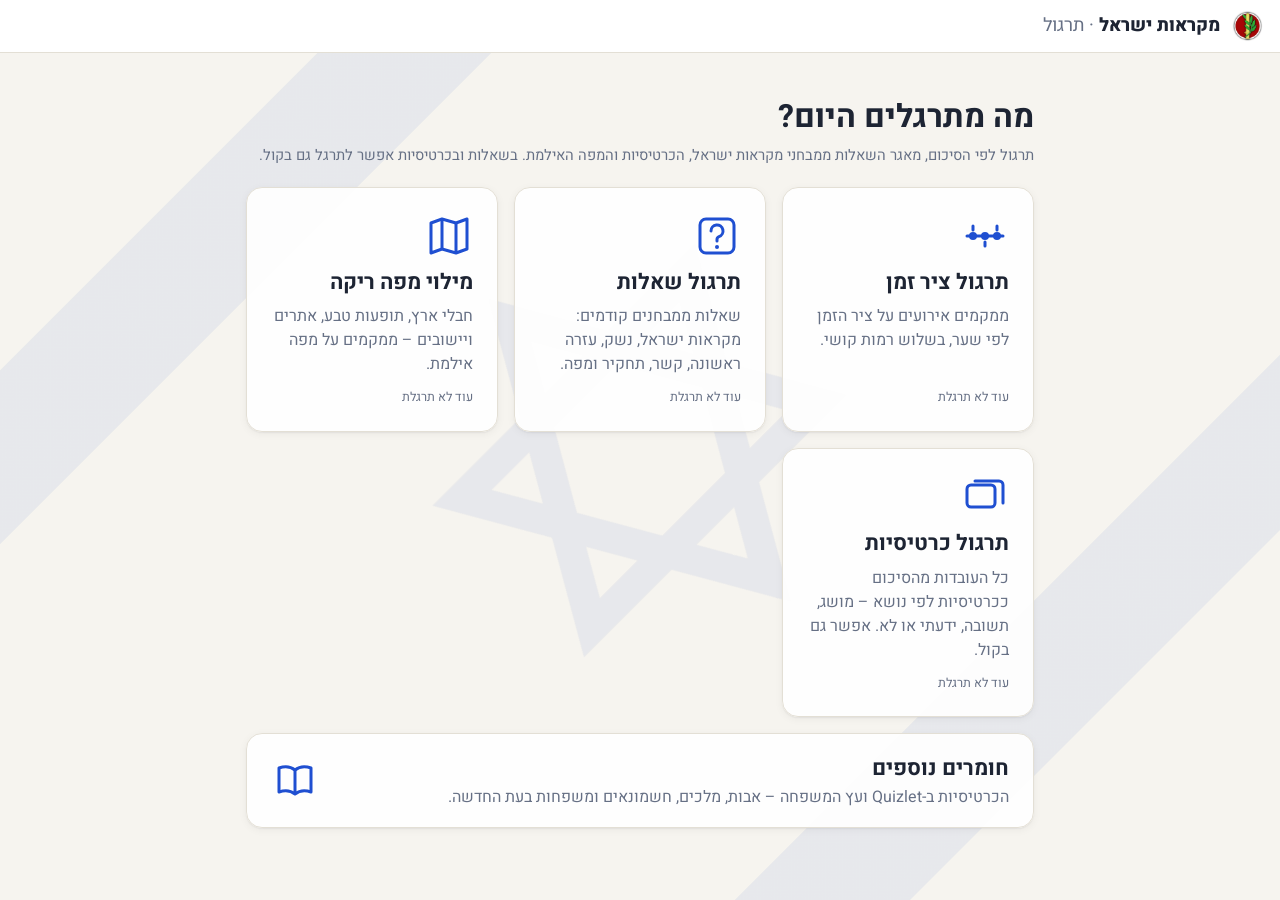
<file: index.html>
<!doctype html>
<html lang="he" dir="rtl">
<head>
  <meta charset="utf-8">
  <meta name="viewport" content="width=device-width, initial-scale=1">
  <title>מקראות ישראל – תרגול</title>
  <link rel="preconnect" href="https://fonts.googleapis.com">
  <link rel="preconnect" href="https://fonts.gstatic.com" crossorigin>
  <link href="https://fonts.googleapis.com/css2?family=Heebo:wght@400;500;700;800&display=swap" rel="stylesheet">
  <link rel="stylesheet" href="style.css?v=20261031a">
</head>
<body>
  <div class="flagbg" aria-hidden="true"><svg class="flag-star" viewBox="74 40 72 80"><g fill="none" stroke-width="5.5"><path d="M110 47 L138.6 96.5 L81.4 96.5 Z"/><path d="M110 113 L81.4 63.5 L138.6 63.5 Z"/></g></svg></div>
  <header class="topbar">
    <a class="brand" href="./"><img class="emblem" src="bahad1.jpg" alt="סמל בה״ד 1" width="34" height="32">מקראות ישראל <span>· תרגול</span></a>
  </header>
  <main class="landing">
    <h1>מה מתרגלים היום?</h1>
    <p class="hint">תרגול לפי הסיכום, מאגר השאלות ממבחני מקראות ישראל, הכרטיסיות והמפה האילמת. בשאלות ובכרטיסיות אפשר לתרגל גם בקול.</p>
    <div class="choices">
      <a class="choice" href="timeline.html">
        <span class="choice-icon" aria-hidden="true">
          <svg viewBox="0 0 48 48"><path d="M6 24h36" stroke="currentColor" stroke-width="3" stroke-linecap="round"/><circle cx="12" cy="24" r="4" fill="currentColor"/><circle cx="24" cy="24" r="4" fill="currentColor"/><circle cx="36" cy="24" r="4" fill="currentColor"/><path d="M12 14v4M24 30v4M36 14v4" stroke="currentColor" stroke-width="3" stroke-linecap="round"/></svg>
        </span>
        <b>תרגול ציר זמן</b>
        <p>ממקמים אירועים על ציר הזמן לפי שער, בשלוש רמות קושי.</p>
        <em class="badge" id="tl-summary"></em>
      </a>
      <a class="choice" href="questions.html">
        <span class="choice-icon" aria-hidden="true">
          <svg viewBox="0 0 48 48"><rect x="7" y="7" width="34" height="34" rx="6" fill="none" stroke="currentColor" stroke-width="3"/><path d="M18 19a6 6 0 1 1 8 5.6c-1.3.5-2 1.5-2 2.9V29" fill="none" stroke="currentColor" stroke-width="3" stroke-linecap="round"/><circle cx="24" cy="35" r="2" fill="currentColor"/></svg>
        </span>
        <b>תרגול שאלות</b>
        <p>שאלות ממבחנים קודמים: מקראות ישראל, נשק, עזרה ראשונה, קשר, תחקיר ומפה.</p>
        <em class="badge" id="q-summary"></em>
      </a>
      <a class="choice" href="map.html">
        <span class="choice-icon" aria-hidden="true">
          <svg viewBox="0 0 48 48"><path d="M6 11l11-4 14 4 11-4v30l-11 4-14-4-11 4z" fill="none" stroke="currentColor" stroke-width="3" stroke-linejoin="round"/><path d="M17 7v30M31 11v30" stroke="currentColor" stroke-width="3"/></svg>
        </span>
        <b>מילוי מפה ריקה</b>
        <p>חבלי ארץ, תופעות טבע, אתרים ויישובים – ממקמים על מפה אילמת.</p>
        <em class="badge" id="map-summary"></em>
      </a>
      <a class="choice" href="cards.html">
        <span class="choice-icon" aria-hidden="true">
          <svg viewBox="0 0 48 48"><rect x="6" y="12" width="28" height="22" rx="4" fill="none" stroke="currentColor" stroke-width="3"/><path d="M14 8h24a4 4 0 0 1 4 4v18" fill="none" stroke="currentColor" stroke-width="3" stroke-linecap="round"/></svg>
        </span>
        <b>תרגול כרטיסיות</b>
        <p>כל העובדות מהסיכום ככרטיסיות לפי נושא – מושג, תשובה, ידעתי או לא. אפשר גם בקול.</p>
        <em class="badge" id="c-summary"></em>
      </a>
    </div>
    <a class="choice learnlink" href="learn.html">
      <div>
        <b>חומרים נוספים</b>
        <p>הכרטיסיות ב-Quizlet ועץ המשפחה – אבות, מלכים, חשמונאים ומשפחות בעת החדשה.</p>
      </div>
      <span class="choice-icon" aria-hidden="true">
        <svg viewBox="0 0 48 48"><path d="M8 12c6-2 11-2 16 2 5-4 10-4 16-2v24c-6-2-11-2-16 2-5-4-10-4-16-2z" fill="none" stroke="currentColor" stroke-width="3" stroke-linejoin="round"/><path d="M24 14v24" stroke="currentColor" stroke-width="3"/></svg>
      </span>
    </a>
  </main>
  <script>
    // סיכום קצר של ההתקדמות בכל אחד מהמצבים
    function read(key) { try { return JSON.parse(localStorage.getItem(key)) || {}; } catch { return {}; } }
    const tl = read('mikraot-timeline-v1').sessions || [];
    const qs = read('mikraot-questions-v1').sessions || [];
    const sum = s => {
      if (!s.length) return 'עוד לא תרגלת';
      const last = s[s.length - 1];
      return `${s.length} סבבים · אחרון ${Math.round(100 * last.correct / last.total)}%`;
    };
    document.getElementById('tl-summary').textContent = sum(tl);
    document.getElementById('q-summary').textContent = sum(qs);
    const cs = read('mikraot-cards-v1').sessions || [];
    document.getElementById('c-summary').textContent = cs.length ? `${cs.length} סבבים · אחרון ${Math.round(100 * cs[cs.length - 1].knew / cs[cs.length - 1].total)}%` : 'עוד לא תרגלת';
    document.getElementById('map-summary').textContent = sum(read('mikraot-map-v1').sessions || []);
  </script>
</body>
</html>
</file>
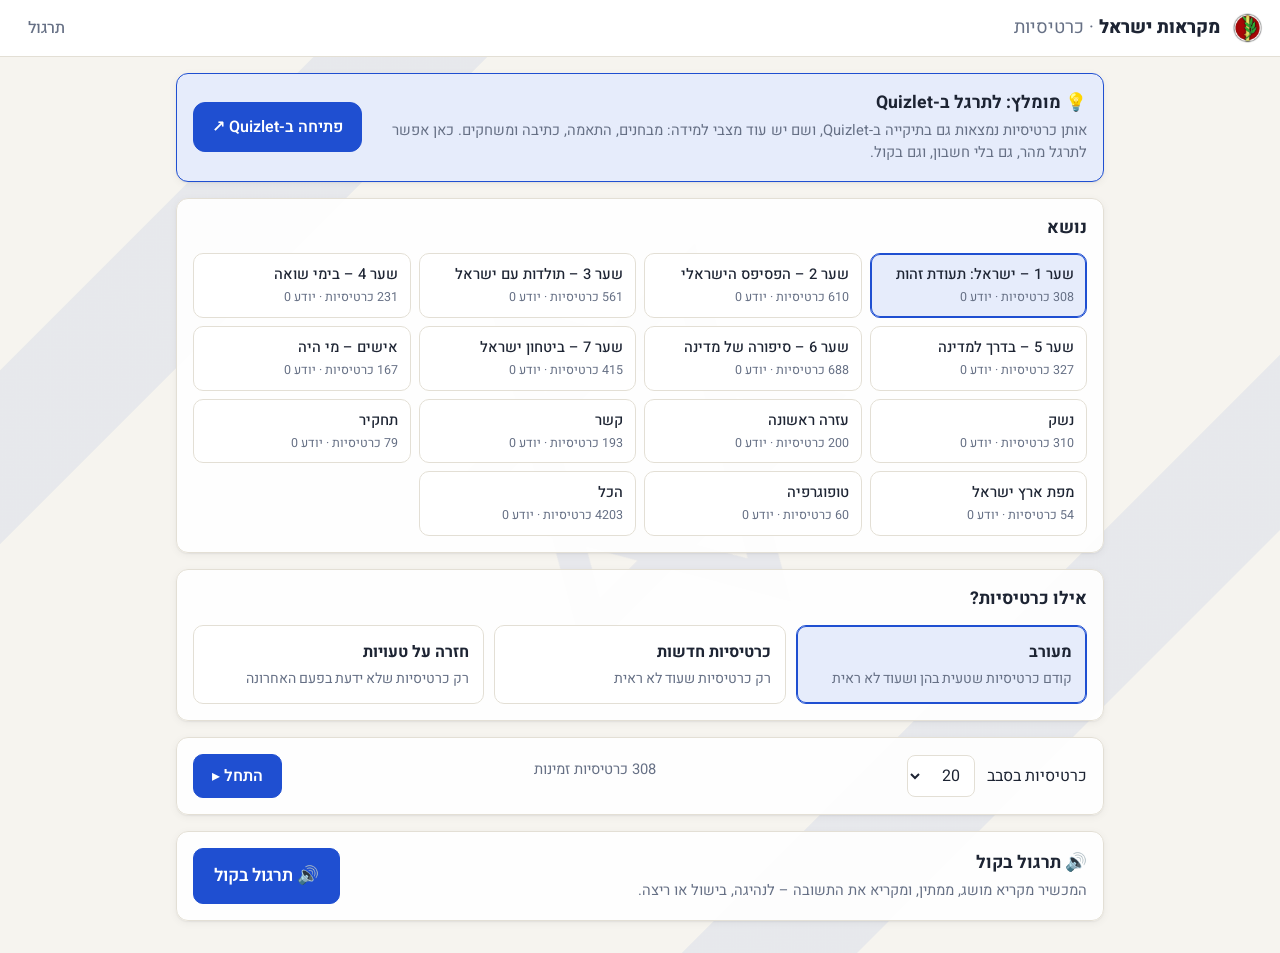
<file: cards.html>
<!doctype html>
<html lang="he" dir="rtl">
<head>
  <meta charset="utf-8">
  <meta name="viewport" content="width=device-width, initial-scale=1">
  <title>תרגול כרטיסיות – מקראות ישראל</title>
  <link rel="preconnect" href="https://fonts.googleapis.com">
  <link rel="preconnect" href="https://fonts.gstatic.com" crossorigin>
  <link href="https://fonts.googleapis.com/css2?family=Heebo:wght@400;500;700;800&display=swap" rel="stylesheet">
  <link rel="stylesheet" href="style.css?v=20261031a">
</head>
<body>
  <div class="flagbg" aria-hidden="true"><svg class="flag-star" viewBox="74 40 72 80"><g fill="none" stroke-width="5.5"><path d="M110 47 L138.6 96.5 L81.4 96.5 Z"/><path d="M110 113 L81.4 63.5 L138.6 63.5 Z"/></g></svg></div>
  <header class="topbar">
    <a class="brand" href="./"><img class="emblem" src="bahad1.jpg" alt="סמל בה״ד 1" width="34" height="32">מקראות ישראל <span>· כרטיסיות</span></a>
    <nav>
      <button class="navbtn" data-nav="home">תרגול</button>
    </nav>
  </header>
  <main id="app"></main>
  <script src="timer.js?v=20261031a"></script>
  <script src="cards-data.js?v=20261031a"></script>
  <script src="cards.js?v=20261031a"></script>
  <script src="voice.js?v=20261031a"></script>
</body>
</html>
</file>
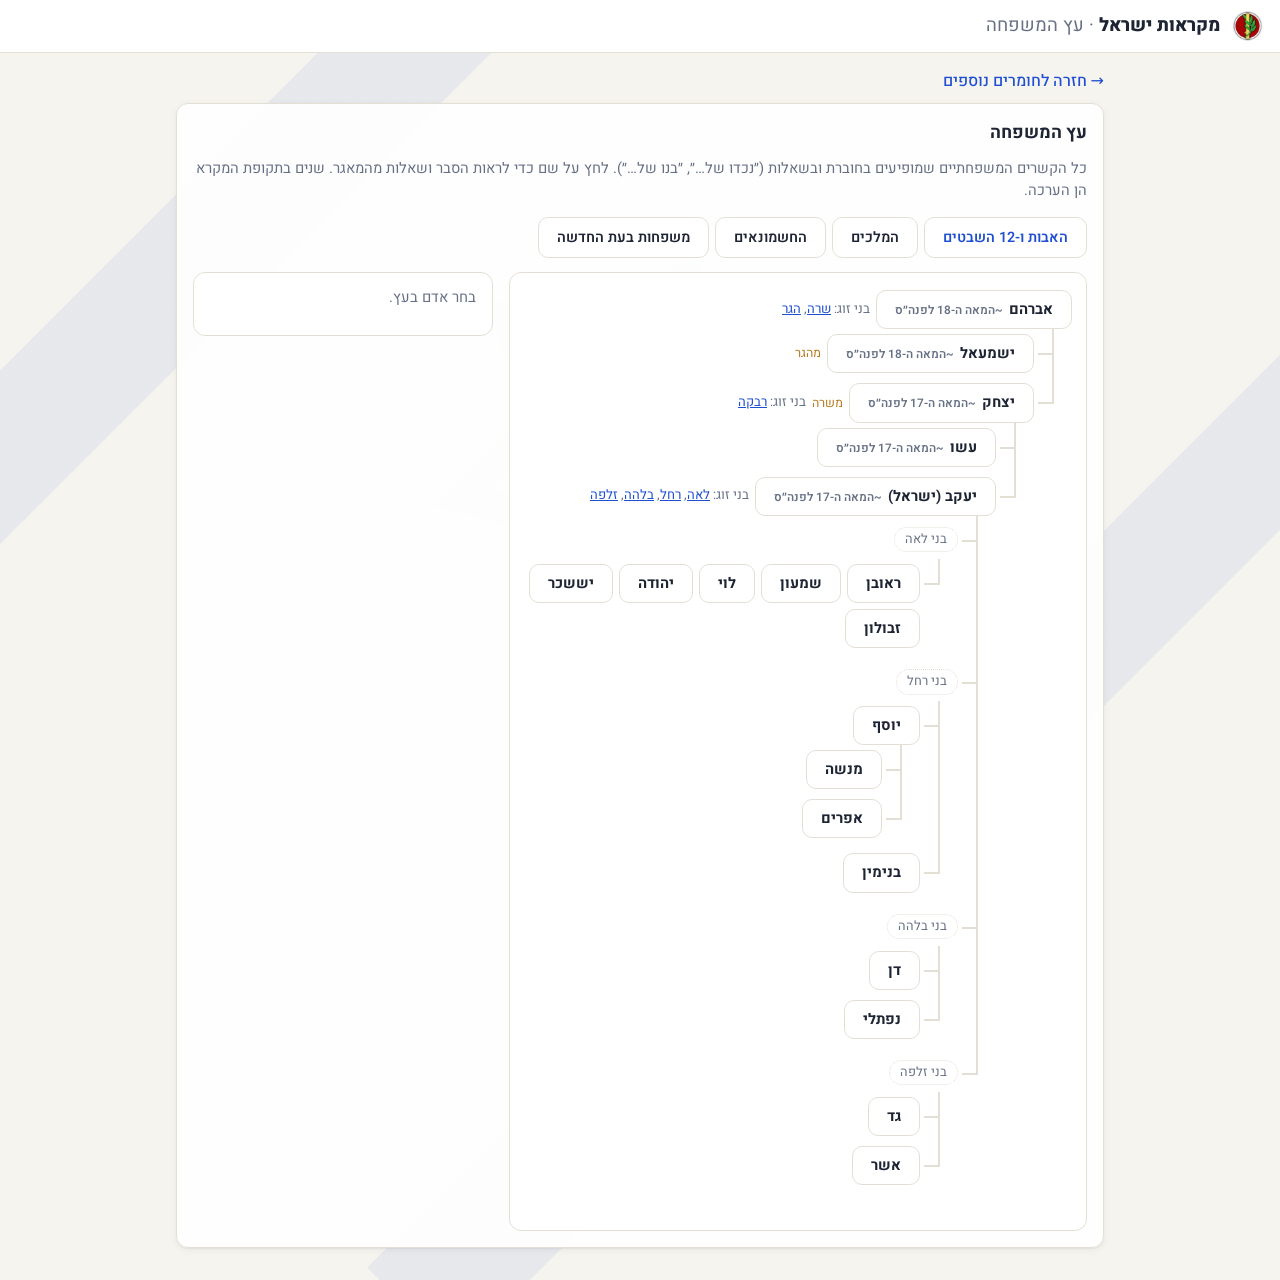
<file: family-tree.html>
<!doctype html>
<html lang="he" dir="rtl">
<head>
  <meta charset="utf-8">
  <meta name="viewport" content="width=device-width, initial-scale=1">
  <title>עץ המשפחה – מקראות ישראל</title>
  <link rel="preconnect" href="https://fonts.googleapis.com">
  <link rel="preconnect" href="https://fonts.gstatic.com" crossorigin>
  <link href="https://fonts.googleapis.com/css2?family=Heebo:wght@400;500;700;800&display=swap" rel="stylesheet">
  <link rel="stylesheet" href="style.css?v=20261031a">
</head>
<body>
  <div class="flagbg" aria-hidden="true"><svg class="flag-star" viewBox="74 40 72 80"><g fill="none" stroke-width="5.5"><path d="M110 47 L138.6 96.5 L81.4 96.5 Z"/><path d="M110 113 L81.4 63.5 L138.6 63.5 Z"/></g></svg></div>
  <header class="topbar">
    <a class="brand" href="./"><img class="emblem" src="bahad1.jpg" alt="סמל בה״ד 1" width="34" height="32">מקראות ישראל <span>· עץ המשפחה</span></a>
  </header>
  <main>
    <a class="backlink" href="learn.html">→ חזרה לחומרים נוספים</a>
    <section class="panel">
      <h2>עץ המשפחה</h2>
      <p class="hint">כל הקשרים המשפחתיים שמופיעים בחוברת ובשאלות (״נכדו של…״, ״בנו של…״). לחץ על שם כדי לראות הסבר ושאלות מהמאגר. שנים בתקופת המקרא הן הערכה.</p>
      <div class="subchips" id="tabs"></div>
      <div class="familywrap">
        <div class="treescroll" id="tree"></div>
        <aside class="persondetail" id="detail"><p class="hint">בחר אדם בעץ.</p></aside>
      </div>
    </section>
  </main>
  <script src="questions-data.js?v=20261031a"></script>
  <script src="family.js?v=20261031a"></script>
  <script src="family-tree.js?v=20261031a"></script>
</body>
</html>
</file>
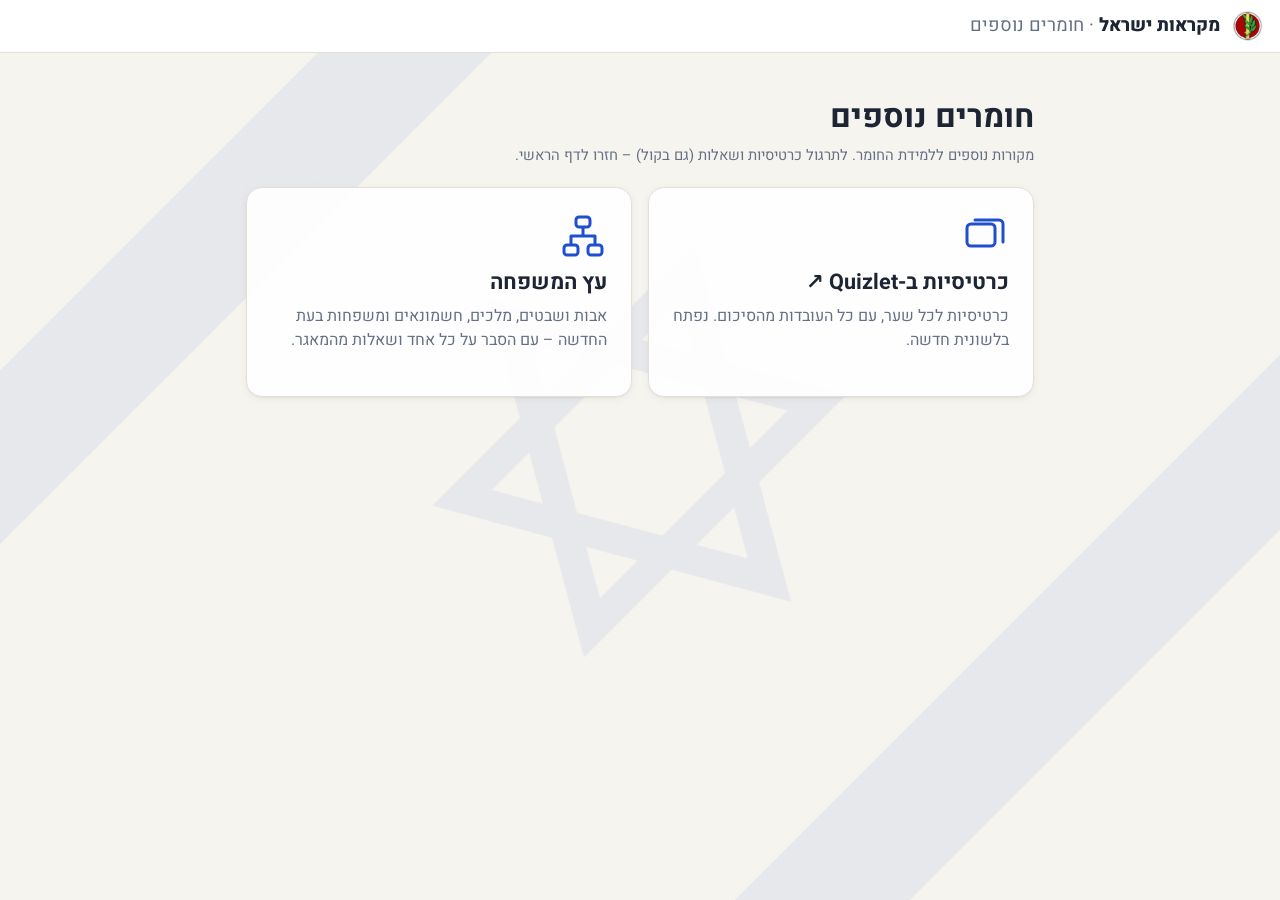
<file: learn.html>
<!doctype html>
<html lang="he" dir="rtl">
<head>
  <meta charset="utf-8">
  <meta name="viewport" content="width=device-width, initial-scale=1">
  <title>חומרים נוספים – מקראות ישראל</title>
  <link rel="preconnect" href="https://fonts.googleapis.com">
  <link rel="preconnect" href="https://fonts.gstatic.com" crossorigin>
  <link href="https://fonts.googleapis.com/css2?family=Heebo:wght@400;500;700;800&display=swap" rel="stylesheet">
  <link rel="stylesheet" href="style.css?v=20261031a">
</head>
<body>
  <div class="flagbg" aria-hidden="true"><svg class="flag-star" viewBox="74 40 72 80"><g fill="none" stroke-width="5.5"><path d="M110 47 L138.6 96.5 L81.4 96.5 Z"/><path d="M110 113 L81.4 63.5 L138.6 63.5 Z"/></g></svg></div>
  <header class="topbar">
    <a class="brand" href="./"><img class="emblem" src="bahad1.jpg" alt="סמל בה״ד 1" width="34" height="32">מקראות ישראל <span>· חומרים נוספים</span></a>
  </header>
  <main class="landing">
    <h1>חומרים נוספים</h1>
    <p class="hint">מקורות נוספים ללמידת החומר. לתרגול כרטיסיות ושאלות (גם בקול) – חזרו לדף הראשי.</p>
    <div class="choices">
      <a class="choice" href="https://quizlet.com/user/Gugu_SS/folders/192103440?i=4y14cx&amp;x=1xqt" target="_blank" rel="noopener">
        <span class="choice-icon" aria-hidden="true">
          <svg viewBox="0 0 48 48"><rect x="6" y="12" width="28" height="22" rx="4" fill="none" stroke="currentColor" stroke-width="3"/><path d="M14 8h24a4 4 0 0 1 4 4v18" fill="none" stroke="currentColor" stroke-width="3" stroke-linecap="round"/></svg>
        </span>
        <b>כרטיסיות ב-Quizlet ↗</b>
        <p>כרטיסיות לכל שער, עם כל העובדות מהסיכום. נפתח בלשונית חדשה.</p>
      </a>
      <a class="choice" href="family-tree.html">
        <span class="choice-icon" aria-hidden="true">
          <svg viewBox="0 0 48 48"><rect x="17" y="5" width="14" height="10" rx="3" fill="none" stroke="currentColor" stroke-width="3"/><rect x="5" y="33" width="14" height="10" rx="3" fill="none" stroke="currentColor" stroke-width="3"/><rect x="29" y="33" width="14" height="10" rx="3" fill="none" stroke="currentColor" stroke-width="3"/><path d="M24 15v9M12 33v-9h24v9" fill="none" stroke="currentColor" stroke-width="3" stroke-linejoin="round"/></svg>
        </span>
        <b>עץ המשפחה</b>
        <p>אבות ושבטים, מלכים, חשמונאים ומשפחות בעת החדשה – עם הסבר על כל אחד ושאלות מהמאגר.</p>
      </a>
    </div>
  </main>
</body>
</html>
</file>
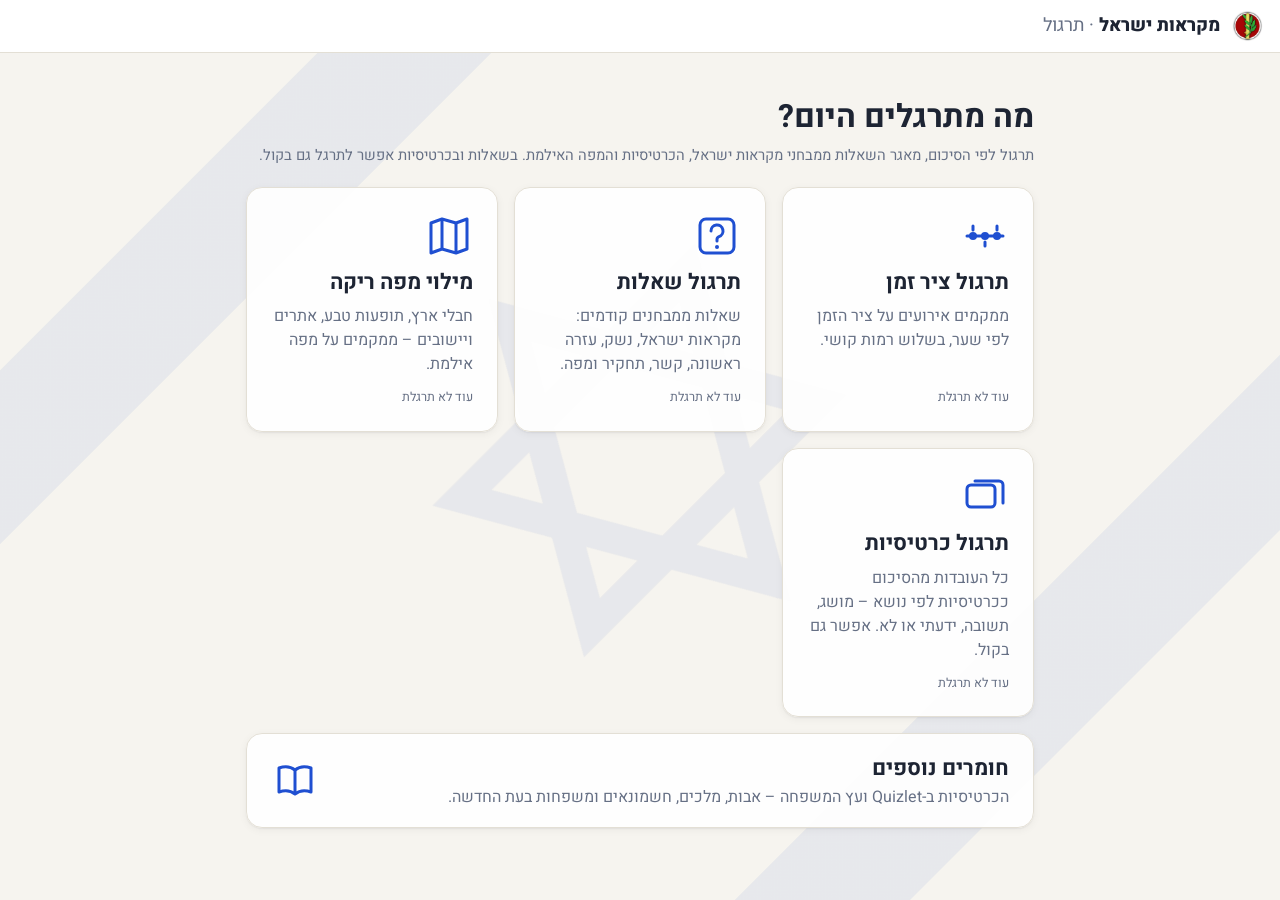
<file: listen.html>
<!doctype html>
<html lang="he" dir="rtl">
<head>
  <meta charset="utf-8">
  <meta name="viewport" content="width=device-width, initial-scale=1">
  <title>מקראות ישראל</title>
  <meta http-equiv="refresh" content="0; url=./">
  <link rel="canonical" href="./">
</head>
<body>
  <p>התרגול בקול עבר לדף השאלות ולדף הכרטיסיות. <a href="./">לדף הראשי</a></p>
</body>
</html>
</file>
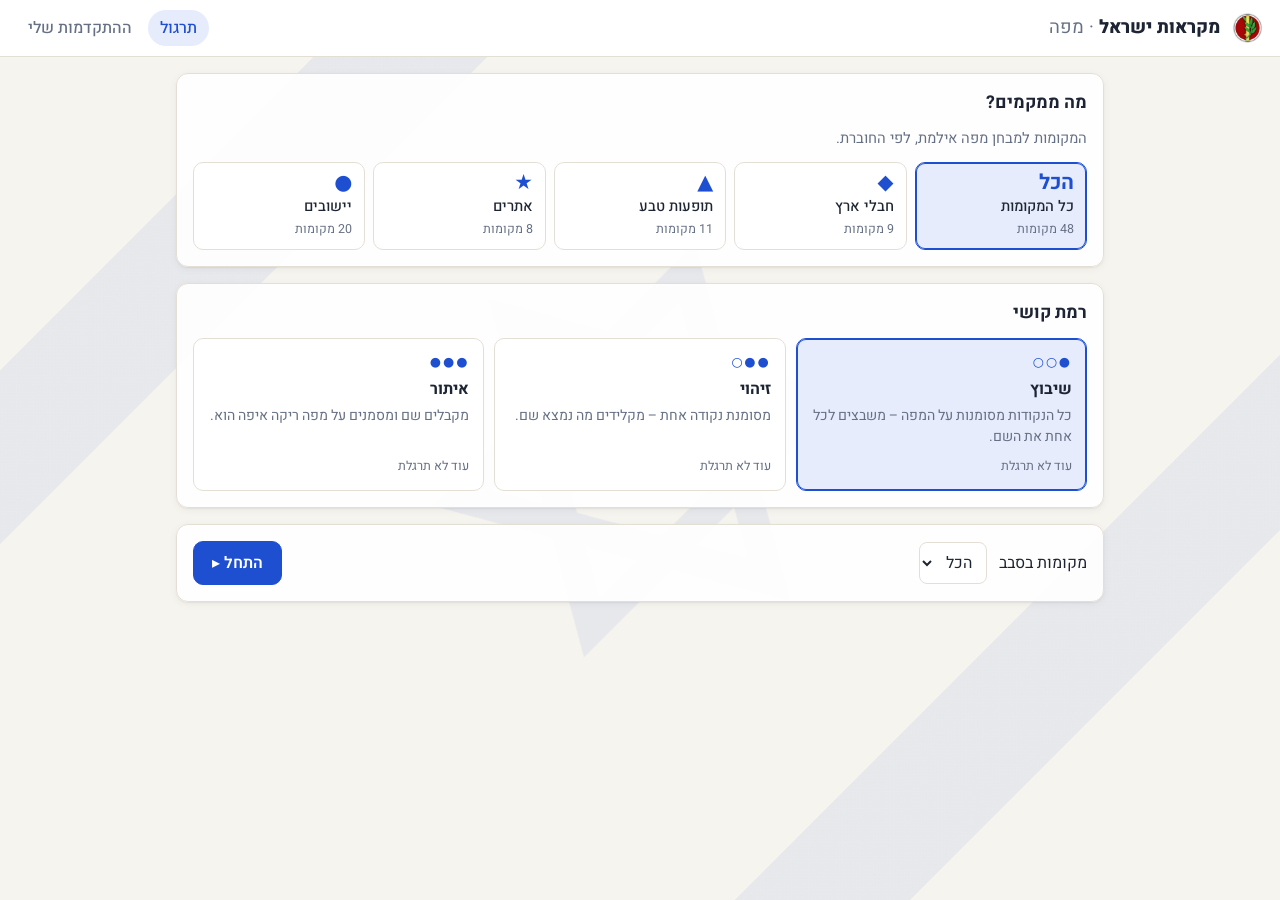
<file: map.html>
<!doctype html>
<html lang="he" dir="rtl">
<head>
  <meta charset="utf-8">
  <meta name="viewport" content="width=device-width, initial-scale=1">
  <title>מפה אילמת – מקראות ישראל</title>
  <link rel="preconnect" href="https://fonts.googleapis.com">
  <link rel="preconnect" href="https://fonts.gstatic.com" crossorigin>
  <link href="https://fonts.googleapis.com/css2?family=Heebo:wght@400;500;700;800&display=swap" rel="stylesheet">
  <link rel="stylesheet" href="style.css?v=20261031a">
</head>
<body>
  <div class="flagbg" aria-hidden="true"><svg class="flag-star" viewBox="74 40 72 80"><g fill="none" stroke-width="5.5"><path d="M110 47 L138.6 96.5 L81.4 96.5 Z"/><path d="M110 113 L81.4 63.5 L138.6 63.5 Z"/></g></svg></div>
  <header class="topbar">
    <a class="brand" href="./"><img class="emblem" src="bahad1.jpg" alt="סמל בה״ד 1" width="34" height="32">מקראות ישראל <span>· מפה</span></a>
    <nav>
      <button class="navbtn" data-nav="home">תרגול</button>
      <button class="navbtn" data-nav="stats">ההתקדמות שלי</button>
    </nav>
  </header>
  <main id="app"></main>
  <script src="timer.js?v=20261031a"></script>
  <script src="map-geo.js?v=20261031a"></script>
  <script src="map-data.js?v=20261031a"></script>
  <script src="map.js?v=20261031a"></script>
</body>
</html>
</file>
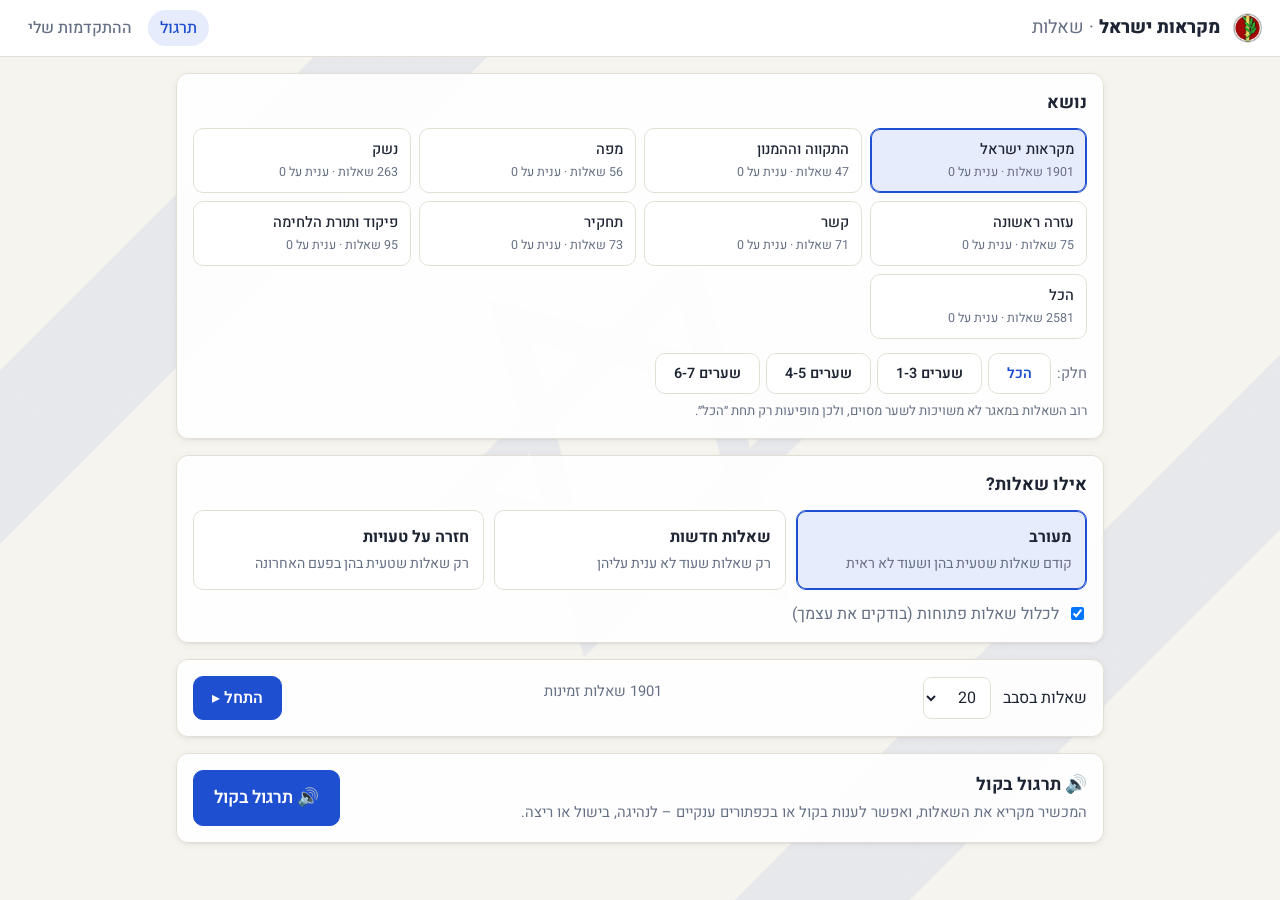
<file: questions.html>
<!doctype html>
<html lang="he" dir="rtl">
<head>
  <meta charset="utf-8">
  <meta name="viewport" content="width=device-width, initial-scale=1">
  <title>תרגול שאלות – מקראות ישראל</title>
  <link rel="preconnect" href="https://fonts.googleapis.com">
  <link rel="preconnect" href="https://fonts.gstatic.com" crossorigin>
  <link href="https://fonts.googleapis.com/css2?family=Heebo:wght@400;500;700;800&display=swap" rel="stylesheet">
  <link rel="stylesheet" href="style.css?v=20261031a">
</head>
<body>
  <div class="flagbg" aria-hidden="true"><svg class="flag-star" viewBox="74 40 72 80"><g fill="none" stroke-width="5.5"><path d="M110 47 L138.6 96.5 L81.4 96.5 Z"/><path d="M110 113 L81.4 63.5 L138.6 63.5 Z"/></g></svg></div>
  <header class="topbar">
    <a class="brand" href="./"><img class="emblem" src="bahad1.jpg" alt="סמל בה״ד 1" width="34" height="32">מקראות ישראל <span>· שאלות</span></a>
    <nav>
      <button class="navbtn" data-nav="home">תרגול</button>
      <button class="navbtn" data-nav="stats">ההתקדמות שלי</button>
    </nav>
  </header>
  <main id="app"></main>
  <script src="timer.js?v=20261031a"></script>
  <script src="questions-data.js?v=20261031a"></script>
  <script src="questions.js?v=20261031a"></script>
  <script src="voice.js?v=20261031a"></script>
</body>
</html>
</file>
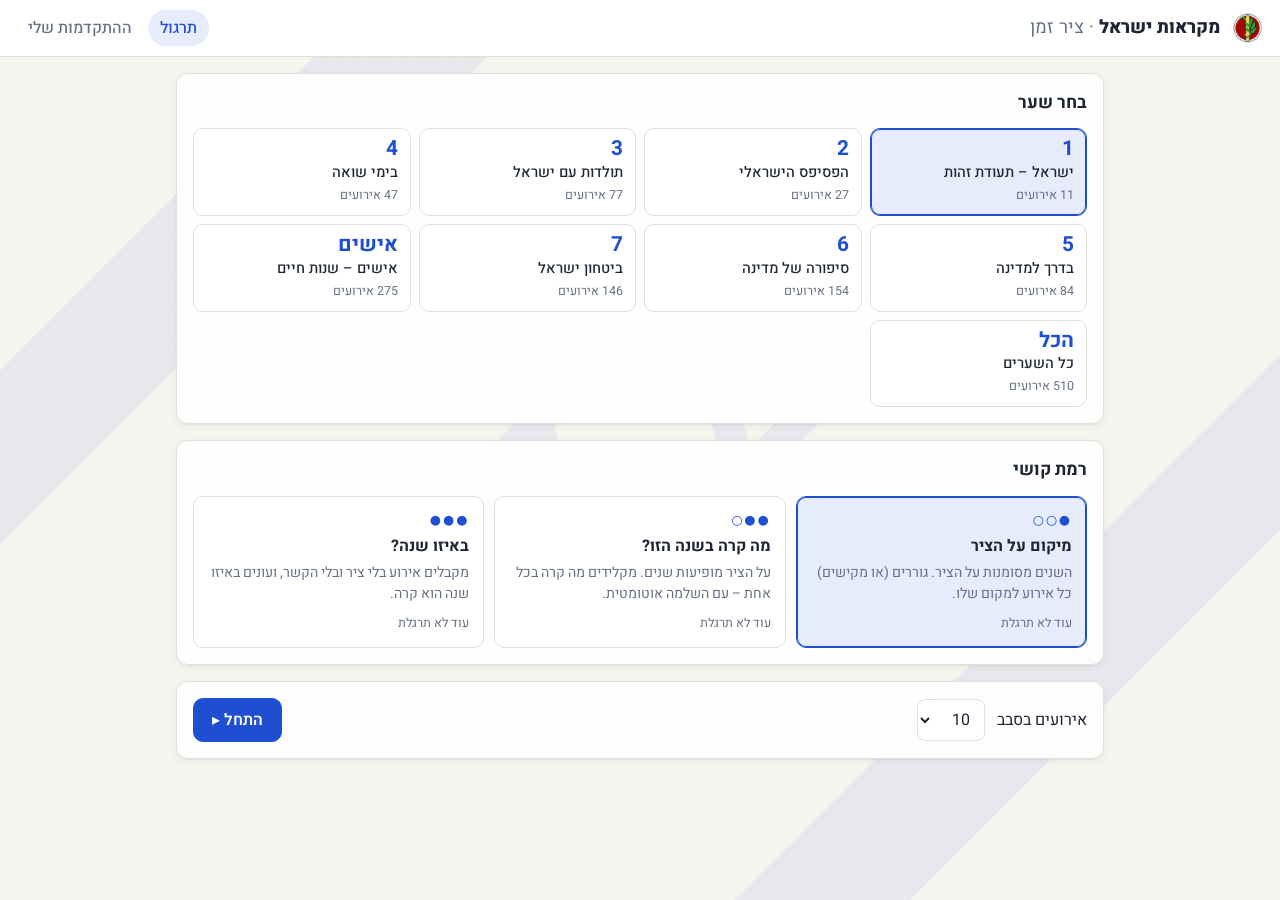
<file: timeline.html>
<!doctype html>
<html lang="he" dir="rtl">
<head>
  <meta charset="utf-8">
  <meta name="viewport" content="width=device-width, initial-scale=1">
  <title>ציר הזמן – מקראות ישראל</title>
  <link rel="preconnect" href="https://fonts.googleapis.com">
  <link rel="preconnect" href="https://fonts.gstatic.com" crossorigin>
  <link href="https://fonts.googleapis.com/css2?family=Heebo:wght@400;500;700;800&display=swap" rel="stylesheet">
  <link rel="stylesheet" href="style.css?v=20261031a">
</head>
<body>
  <div class="flagbg" aria-hidden="true"><svg class="flag-star" viewBox="74 40 72 80"><g fill="none" stroke-width="5.5"><path d="M110 47 L138.6 96.5 L81.4 96.5 Z"/><path d="M110 113 L81.4 63.5 L138.6 63.5 Z"/></g></svg></div>
  <header class="topbar">
    <a class="brand" href="./"><img class="emblem" src="bahad1.jpg" alt="סמל בה״ד 1" width="34" height="32">מקראות ישראל <span>· ציר זמן</span></a>
    <nav>
      <button class="navbtn" data-nav="home">תרגול</button>
      <button class="navbtn" data-nav="stats">ההתקדמות שלי</button>
    </nav>
  </header>
  <main id="app"></main>
  <script src="timer.js?v=20261031a"></script>
  <script src="events.js?v=20261031b"></script>
  <script src="app.js?v=20261101b"></script>
</body>
</html>
</file>
<file: style.css>
:root {
  --bg: #f6f4ef;
  --surface: #ffffff;
  --ink: #1d2433;
  --muted: #667085;
  --line: #e3dfd5;
  --accent: #1f4fd1;
  --accent-ink: #ffffff;
  --accent-soft: #e6ecfb;
  --good: #1b7f4b;
  --good-soft: #e3f4ea;
  --bad: #c2362b;
  --bad-soft: #fbe7e5;
  --mid: #b7791f;
  --mid-soft: #fbf1df;
  --radius: 12px;
  --shadow: 0 1px 2px rgb(16 24 40 / .06), 0 2px 8px rgb(16 24 40 / .05);
}
@media (prefers-color-scheme: dark) {
  :root {
    --bg: #12151c;
    --surface: #1b202a;
    --ink: #e8ebf2;
    --muted: #98a2b3;
    --line: #2c3340;
    --accent: #7ea2ff;
    --accent-ink: #0e1320;
    --accent-soft: #23304f;
    --good: #5cd394;
    --good-soft: #173527;
    --bad: #ff7d72;
    --bad-soft: #3d1d1b;
    --mid: #f0b85a;
    --mid-soft: #3a2d16;
    --shadow: none;
  }
}

* { box-sizing: border-box; }
body {
  margin: 0;
  background: var(--bg);
  color: var(--ink);
  font: 16px/1.5 'Heebo', system-ui, sans-serif;
}
button, input, select { font: inherit; color: inherit; }
button { cursor: pointer; }

.topbar {
  position: sticky; top: 0; z-index: 10;
  display: flex; align-items: center; justify-content: space-between; gap: 12px;
  padding: 10px 16px;
  background: var(--surface);
  border-bottom: 1px solid var(--line);
}
.brand { font-weight: 800; font-size: 1.15rem; color: var(--ink); text-decoration: none; }
.brand span { font-weight: 400; color: var(--muted); }
nav { display: flex; gap: 4px; }
.navbtn { border: 0; background: none; padding: 6px 12px; border-radius: 999px; color: var(--muted); font-weight: 500; }
.navbtn.active { background: var(--accent-soft); color: var(--accent); }

main { max-width: 960px; margin: 0 auto; padding: 16px; }
.panel { background: var(--surface); border: 1px solid var(--line); border-radius: var(--radius); padding: 16px; margin-bottom: 16px; box-shadow: var(--shadow); }
.panel h2 { margin: 0 0 12px; font-size: 1.1rem; }
.panel.row { display: flex; align-items: center; justify-content: space-between; gap: 12px; flex-wrap: wrap; }
.panel.two { display: grid; grid-template-columns: 1fr 1fr; gap: 24px; }
.hint { color: var(--muted); margin: 0 0 12px; font-size: .92rem; }

.primary, .panel button:not(.chip):not(.level), .actions button, .filebtn {
  border: 1px solid var(--line); background: var(--surface); padding: 9px 18px; border-radius: 10px; font-weight: 600;
}
.primary { background: var(--accent) !important; color: var(--accent-ink) !important; border-color: var(--accent) !important; }
.primary:disabled { opacity: .4; cursor: not-allowed; }
.danger { color: var(--bad) !important; }
select { padding: 7px 10px; border-radius: 8px; border: 1px solid var(--line); background: var(--surface); margin-inline-start: 8px; }

/* בחירת שער */
.chips { display: grid; grid-template-columns: repeat(4, 1fr); gap: 8px; }
.chip {
  display: flex; flex-direction: column; align-items: flex-start; gap: 2px; text-align: start;
  padding: 10px 12px; border: 1px solid var(--line); border-radius: 10px; background: var(--surface);
}
.chip b { font-size: 1.3rem; line-height: 1; color: var(--accent); }
.chip span { font-weight: 500; font-size: .92rem; }
.chip small { color: var(--muted); font-size: .78rem; }
.chip.on { border-color: var(--accent); background: var(--accent-soft); box-shadow: inset 0 0 0 1px var(--accent); }

/* רמות */
.levels { display: grid; grid-template-columns: repeat(3, 1fr); gap: 10px; }
.level { text-align: start; padding: 14px; border: 1px solid var(--line); border-radius: 10px; background: var(--surface); display: flex; flex-direction: column; gap: 4px; }
.level p { margin: 0; color: var(--muted); font-size: .88rem; flex: 1; }
.level.on { border-color: var(--accent); background: var(--accent-soft); box-shadow: inset 0 0 0 1px var(--accent); }
.lvnum { color: var(--accent); letter-spacing: 2px; font-size: .8rem; }
.badge { font-style: normal; font-size: .78rem; color: var(--muted); margin-top: 6px; }

/* כותרת סבב */
.roundhead { display: flex; align-items: center; justify-content: space-between; gap: 12px; margin-bottom: 8px; }
.roundhead h2 { margin: 0; }
.roundhead small { color: var(--muted); }
.counter { color: var(--muted); font-weight: 500; }

/* ציר זמן */
.l1 { display: grid; grid-template-columns: 1fr 280px; gap: 16px; align-items: start; }
.l1 .timeline { grid-column: 1; grid-row: 1; }
.l1 .pool { grid-column: 2; grid-row: 1; position: sticky; top: 70px; }
.pool {
  display: flex; flex-direction: column; gap: 6px; padding: 10px; min-height: 60px;
  background: var(--surface); border: 1px dashed var(--line); border-radius: var(--radius);
  max-height: calc(100vh - 90px); overflow-y: auto;
}
.empty { margin: 8px; color: var(--muted); text-align: center; }
.card {
  padding: 8px 10px; border-radius: 8px; background: var(--accent-soft); border: 1px solid transparent;
  cursor: grab; user-select: none; font-size: .93rem; line-height: 1.35;
}
.card.sel { border-color: var(--accent); box-shadow: 0 0 0 2px var(--accent); }
.card.placed { background: var(--surface); border-color: var(--line); width: 100%; }

.timeline { list-style: none; margin: 0; padding: 0 0 0 0; position: relative; }
.timeline::before { content: ''; position: absolute; inset-inline-start: 104px; top: 8px; bottom: 8px; width: 2px; background: var(--line); }
.slot:focus-within { z-index: 6; }
.slot { display: grid; grid-template-columns: 96px 1fr; gap: 16px; align-items: center; padding: 6px 0; position: relative; }
.slot::before { content: ''; position: absolute; inset-inline-start: 99px; width: 12px; height: 12px; border-radius: 50%; background: var(--surface); border: 2px solid var(--accent); }
.year { font-weight: 700; line-height: 1.25; text-align: end; font-variant-numeric: tabular-nums; font-size: .95rem; padding-inline-end: 8px; }
.drop {
  min-height: 44px; display: flex; flex-direction: column; justify-content: center; gap: 4px;
  padding: 4px; border-radius: 10px; border: 1px dashed var(--line); background: var(--surface);
}
.ph { color: var(--muted); padding: 0 8px; }
.slot.right .drop { border: 1px solid var(--good); background: var(--good-soft); }
.slot.wrong .drop { border: 1px solid var(--bad); background: var(--bad-soft); }
.slot.right::before { background: var(--good); border-color: var(--good); }
.slot.wrong::before { background: var(--bad); border-color: var(--bad); }
.slot.wrong .card.placed { text-decoration: line-through; opacity: .75; }
.fix { color: var(--good); font-weight: 600; font-size: .9rem; padding: 0 6px; }
.fix small { color: var(--muted); font-weight: 400; }

/* השלמה אוטומטית */
.ac { position: relative; }
.ac input { width: 100%; padding: 8px 10px; border: 0; background: transparent; outline: none; }
.sugg {
  position: absolute; z-index: 5; inset-inline: 0; top: 100%; margin: 4px 0 0; padding: 4px; list-style: none;
  background: var(--surface); border: 1px solid var(--line); border-radius: 10px; box-shadow: 0 8px 24px rgb(0 0 0 / .15);
  max-height: 280px; overflow-y: auto;
}
.sugg li { padding: 7px 10px; border-radius: 6px; cursor: pointer; font-size: .92rem; }
.sugg li:hover, .sugg li.act { background: var(--accent-soft); }

/* שלב 3 */
.question { background: var(--surface); border: 1px solid var(--line); border-radius: var(--radius); padding: 28px 20px; text-align: center; box-shadow: var(--shadow); }
.qtitle { font-size: 1.5rem; font-weight: 700; margin: 0 0 4px; }
.qsub { color: var(--muted); margin: 0 0 18px; }
.yearform { display: flex; justify-content: center; align-items: center; gap: 10px; flex-wrap: wrap; }
.yearform input[type=number] { width: 130px; padding: 10px; font-size: 1.3rem; text-align: center; border: 1px solid var(--line); border-radius: 10px; background: var(--bg); }
.bce { display: flex; align-items: center; gap: 4px; color: var(--muted); }
.feedback { margin-top: 18px; padding: 14px; border-radius: 10px; }
.feedback p { margin: 6px 0; }
.feedback .info { color: var(--muted); font-size: .92rem; }
.feedback.right { background: var(--good-soft); }
.feedback.right b { color: var(--good); }
.feedback.wrong { background: var(--bad-soft); }
.feedback.wrong b { color: var(--bad); }

/* תוצאת סבב */
.score { margin-top: 18px; padding: 20px; border-radius: var(--radius); text-align: center; border: 1px solid var(--line); background: var(--surface); }
.score .big { font-size: 2.6rem; font-weight: 800; line-height: 1.1; }
.score.good .big { color: var(--good); }
.score.mid .big { color: var(--mid); }
.score.bad .big { color: var(--bad); }
.actions { display: flex; gap: 8px; justify-content: center; margin-top: 12px; }

/* סטטיסטיקה */
.tablewrap { overflow-x: auto; }
.stats { width: 100%; border-collapse: collapse; font-size: .92rem; }
.stats th, .stats td { padding: 8px; border-bottom: 1px solid var(--line); text-align: start; vertical-align: top; }
.stats thead th { color: var(--muted); font-weight: 500; }
.stats td b { font-size: 1.1rem; display: block; }
.stats td small { color: var(--muted); }
.stats td.na { color: var(--muted); }
.list { list-style: none; margin: 0; padding: 0; }
.list li { display: flex; gap: 10px; justify-content: space-between; align-items: baseline; padding: 7px 0; border-bottom: 1px solid var(--line); font-size: .92rem; }
.list li span:first-child { flex: 1; }
.list small { color: var(--muted); white-space: nowrap; }
.list b { white-space: nowrap; }

@media (max-width: 720px) {
  .chips { grid-template-columns: repeat(2, 1fr); }
  .levels, .panel.two { grid-template-columns: 1fr; }
  .l1 { grid-template-columns: 1fr; }
  .l1 .pool { grid-column: 1; grid-row: 1; top: 52px; z-index: 4; max-height: 32vh; box-shadow: 0 4px 12px rgb(0 0 0 / .08); }
  .l1 .timeline { grid-row: 2; }
  .slot { grid-template-columns: 92px 1fr; gap: 14px; }
  .timeline::before { inset-inline-start: 98px; }
  .slot::before { inset-inline-start: 93px; }
  .year { font-size: .85rem; }
  .brand span { display: none; }
  .qtitle { font-size: 1.25rem; }
}

/* ───────── דגל ברקע ───────── */
/* הדגל מסובב ב-45 מעלות. הצלע = (רוחב + גובה) / √2, כך שהריבוע המסובב מכסה את כל המסך */
:root { --flag-blue: #0038b8; --flag-opacity: .06; --glass: color-mix(in srgb, var(--surface) 90%, transparent); }
@media (prefers-color-scheme: dark) {
  :root { --flag-blue: #6f95ff; --flag-opacity: .07; }
}
.flagbg {
  --side: calc((100vw + 100vh) * .7072);
  position: fixed; z-index: -1; pointer-events: none;
  left: 50%; top: 50%; width: var(--side); height: var(--side);
  transform: translate(-50%, -50%) rotate(-45deg);
  opacity: var(--flag-opacity);
  background: linear-gradient(to bottom,
    transparent 0 17%, var(--flag-blue) 17% 25%,
    transparent 25% 75%, var(--flag-blue) 75% 83%, transparent 83%);
  display: grid; place-items: center;
}
.flag-star { width: 26%; height: auto; stroke: var(--flag-blue); }
.panel, .question, .qcard, .score, .choice, .drop, .pool { background: var(--glass); }

/* ───────── דף הבית ───────── */
.landing { max-width: 820px; padding-top: 40px; }
.landing h1 { font-size: 2rem; margin: 0 0 4px; }
.choices { display: grid; grid-template-columns: repeat(auto-fit, minmax(240px, 1fr)); gap: 16px; margin-top: 20px; }
.choice {
  display: flex; flex-direction: column; gap: 6px; padding: 24px; min-height: 210px;
  border: 1px solid var(--line); border-radius: 16px; color: var(--ink); text-decoration: none;
  box-shadow: var(--shadow); transition: border-color .15s, transform .15s;
}
.choice:hover { border-color: var(--accent); transform: translateY(-2px); }
.choice b { font-size: 1.35rem; }
.choice p { margin: 0; color: var(--muted); flex: 1; }
.choice-icon { width: 48px; height: 48px; color: var(--accent); }
.choice-icon svg { width: 100%; height: 100%; }

/* ───────── תרגול שאלות ───────── */
.subchips { display: flex; flex-wrap: wrap; align-items: center; gap: 6px; margin-top: 14px; }
.subchips .hint { margin: 0; }
.pill { border: 1px solid var(--line); background: var(--surface); padding: 4px 12px; border-radius: 999px; font-size: .9rem; }
.pill.on { background: var(--accent-soft); border-color: var(--accent); color: var(--accent); font-weight: 600; }
.hint.small { font-size: .82rem; margin: 8px 0 0; }
.check { display: flex; align-items: center; gap: 8px; margin-top: 12px; color: var(--muted); }
.progress { height: 4px; border-radius: 4px; background: var(--line); margin-bottom: 14px; overflow: hidden; }
.progress span { display: block; height: 100%; background: var(--accent); }
.qcard { border: 1px solid var(--line); border-radius: var(--radius); padding: 22px 20px; box-shadow: var(--shadow); }
.qtext { font-size: 1.25rem; font-weight: 700; margin: 0 0 16px; line-height: 1.45; }
.options { display: flex; flex-direction: column; gap: 8px; margin-bottom: 12px; }
.opt {
  display: flex; align-items: center; gap: 12px; text-align: start; width: 100%;
  padding: 11px 14px; border: 1px solid var(--line); border-radius: 10px; background: var(--surface);
}
.opt:hover:not(:disabled) { border-color: var(--accent); }
.opt:disabled { cursor: default; }
.opt .key { flex: none; width: 26px; height: 26px; border-radius: 50%; display: grid; place-items: center; font-size: .8rem; font-weight: 700; background: var(--accent-soft); color: var(--accent); }
.opt.sel { border-color: var(--accent); box-shadow: inset 0 0 0 1px var(--accent); }
.opt.right { border-color: var(--good); background: var(--good-soft); }
.opt.right .key { background: var(--good); color: var(--surface); }
.opt.wrong { border-color: var(--bad); background: var(--bad-soft); }
.opt.wrong .key { background: var(--bad); color: var(--surface); }
.qcard textarea { width: 100%; padding: 10px; border: 1px solid var(--line); border-radius: 10px; background: var(--bg); color: var(--ink); font: inherit; margin-bottom: 10px; resize: vertical; }
.after { margin-top: 6px; }
.after > .primary { margin-top: 12px; }
.feedback.neutral { background: var(--accent-soft); }
.feedback .ans { margin: 4px 0 0; font-weight: 500; white-space: pre-line; }
.meta { margin: 10px 0 0; padding: 10px 14px; padding-inline-start: 28px; border-radius: 10px; background: var(--mid-soft); font-size: .88rem; }
.meta li + li { margin-top: 4px; }
.src { color: var(--muted); font-size: .8rem; margin: 8px 0 0; }
.review li { flex-direction: column; align-items: flex-start; gap: 2px; }
.review b { color: var(--good); white-space: normal; }

@media (max-width: 720px) {
  .choices { grid-template-columns: 1fr; }
  .choice { min-height: 0; }
  .landing { padding-top: 20px; }
  .qtext { font-size: 1.1rem; }
}

/* ───────── למידה ───────── */
.linkbtn { text-decoration: none; display: inline-block; }
.familywrap { display: grid; grid-template-columns: 1fr 300px; gap: 16px; align-items: start; margin-top: 14px; }
.treescroll { overflow-x: auto; padding-bottom: 8px; border: 1px solid var(--line); border-radius: var(--radius); background: var(--glass); }
.persondetail { position: sticky; top: 70px; border: 1px solid var(--line); border-radius: var(--radius); padding: 14px 16px; background: var(--surface); }
.persondetail h3 { margin: 0; font-size: 1.3rem; }
.persondetail .role { color: var(--muted); margin: 2px 0 10px; font-size: .9rem; }
.persondetail h4 { margin: 14px 0 6px; font-size: .95rem; }
.rels { display: grid; grid-template-columns: auto 1fr; gap: 4px 10px; margin: 10px 0 0; font-size: .92rem; }
.rels dt { color: var(--muted); }
.rels dd { margin: 0; }
.rels a { color: var(--accent); }
.relq { list-style: none; margin: 0; padding: 0; font-size: .86rem; }
.relq li { padding: 6px 0; border-top: 1px solid var(--line); display: flex; flex-direction: column; }
.relq b { color: var(--good); font-weight: 600; }

/* עץ מוזח – כל דור מוזח פנימה, עם קווים מההורה לילדים (בעברית הקווים מימין) */
.tree, .tree ul { list-style: none; margin: 0; padding: 0; }
.tree { padding: 12px 14px; }
.tree + .tree { border-top: 1px dashed var(--line); }
.tree ul { padding-inline-start: 18px; }
.tree li { position: relative; padding: 5px 0; }
.tree ul > li { padding-inline-start: 20px; }
.tree ul > li::before { content: ''; position: absolute; inset-inline-start: 0; top: 0; bottom: 0; border-inline-start: 2px solid var(--line); }
.tree ul > li:last-child::before { bottom: auto; height: 24px; }
.tree ul > li::after { content: ''; position: absolute; inset-inline-start: 0; top: 24px; width: 16px; border-top: 2px solid var(--line); }
.nodelabel { display: flex; flex-wrap: wrap; align-items: center; gap: 6px; min-height: 38px; }

.couple { display: flex; flex-wrap: wrap; align-items: center; gap: 4px; }
.plus { color: var(--muted); font-size: .8rem; }
.person {
  display: inline-flex; align-items: baseline; gap: 6px;
  padding: 5px 10px; border-radius: 10px; border: 1px solid var(--line); background: var(--surface);
  line-height: 1.3; text-align: start;
}
.person b { font-size: .92rem; }
.person small { color: var(--muted); font-size: .74rem; }
.person.spouse { border-style: dashed; }
.person:hover { border-color: var(--accent); }
.person.on { border-color: var(--accent); background: var(--accent-soft); box-shadow: inset 0 0 0 1px var(--accent); }
.relnote { font-size: .78rem; color: var(--mid); }
.groupnode { font-size: .8rem; color: var(--muted); border: 1px dotted var(--line); border-radius: 999px; padding: 2px 10px; background: var(--surface); white-space: nowrap; }

/* קישור ללמידה בדף הבית */
.learnlink { display: flex; flex-direction: row; align-items: center; justify-content: space-between; gap: 12px; margin-top: 16px; padding: 18px 24px; min-height: 0; }
.learnlink p { flex: none; }

@media (max-width: 720px) {
  .familywrap { grid-template-columns: 1fr; }
  .persondetail { position: static; }
}
.spouses { font-size: .82rem; color: var(--muted); }
.spouses a { color: var(--accent); }
.leafrow { display: flex; flex-wrap: wrap; align-items: center; gap: 6px; min-height: 38px; }

/* סמל בה"ד 1 בכותרת – התמונה עגולה על רקע לבן, לכן חותכים לעיגול */
.brand { display: inline-flex; align-items: center; white-space: pre; }
.emblem { width: 34px; height: 32px; object-fit: cover; clip-path: circle(47% at 50% 50%); flex: none; margin-inline-end: 10px; }
.navbtn { white-space: nowrap; }
.backlink { display: inline-block; margin-bottom: 10px; color: var(--accent); text-decoration: none; font-weight: 500; }

/* מפה אילמת */
:root { --land: #fbf8f1; --land-edge: #7b8494; --sea: #cfe0f5; --pal-edge: #9aa3b2; }
@media (prefers-color-scheme: dark) { :root { --land: #232a36; --land-edge: #8b95a8; --sea: #24406b; --pal-edge: #5d6678; } }
.mapcats { grid-template-columns: repeat(5, 1fr); }
.maplay { display: grid; grid-template-columns: minmax(0, 1fr) 320px; gap: 16px; align-items: start; }
.mapcol { position: relative; justify-self: center; max-width: 100%; }
.mapwrap {
  --maph: max(460px, calc(100vh - 190px));
  direction: ltr; overflow: auto; max-height: var(--maph); max-width: calc(100vw - 32px);
  border: 1px solid var(--line); border-radius: var(--radius); background: var(--glass);
}
.map { display: block; height: calc(var(--maph) * var(--z, 1) - 2px); width: auto; aspect-ratio: 307.3 / 820; touch-action: manipulation; }
.map .landedge path { fill: none; stroke: var(--land-edge); stroke-width: 2.4; stroke-linejoin: round; }
.map .land path { fill: var(--land); stroke: none; }
.map .pal path { fill: none; stroke: var(--pal-edge); stroke-width: .9; stroke-dasharray: 3 2; }
.map .water path { fill: var(--sea); stroke: var(--land-edge); stroke-width: .5; }
.map .cty { fill: var(--muted); font-size: 10px; text-anchor: middle; opacity: .7; }
.map .seaname { fill: var(--accent); font-size: 12px; font-weight: 700; text-anchor: middle; opacity: .7; }
.map.pickable { cursor: crosshair; }
.zoom { position: absolute; z-index: 2; top: 8px; left: 8px; display: flex; flex-direction: column; gap: 4px; }
.zoom button { width: 34px; height: 34px; border-radius: 8px; border: 1px solid var(--line); background: var(--surface); font-size: 1.2rem; font-weight: 700; line-height: 1; box-shadow: var(--shadow); }

.pm { cursor: pointer; }
.pm .hit { fill: transparent; }
.pm .sym { fill: var(--accent); stroke: var(--surface); stroke-width: 1.2; transition: transform .15s; transform-box: fill-box; transform-origin: center; }
.pm:hover .sym { transform: scale(1.3); }
.pm .lbl { display: none; font-size: 8.5px; font-weight: 700; fill: var(--ink); direction: rtl; text-anchor: start; paint-order: stroke; stroke: var(--land); stroke-width: 2.5px; stroke-linejoin: round; pointer-events: none; }
.pm.done .lbl { display: inline; opacity: 0; transition: opacity 1.2s; }
.pm.done.showlbl .lbl, .pm.done.keep .lbl { opacity: 1; transition: opacity .2s; }
.pm.done.ok .sym { fill: var(--good); }
.pm.done.late .sym { fill: var(--bad); }
.pm.no .sym { fill: var(--bad); animation: shake .35s; }
.pm.hide { display: none; }
.pm.target .sym, .pm.peek .sym { fill: var(--mid); animation: pulse 1s ease-in-out infinite; }
@keyframes pulse { 50% { transform: scale(1.7); } }
@keyframes shake { 25% { transform: translateX(-2px); } 75% { transform: translateX(2px); } }
.map .guess { stroke: var(--ink); stroke-width: 2; stroke-linecap: round; }
.map .miss-line { stroke: var(--muted); stroke-width: 1; stroke-dasharray: 3 2; }

.side { min-width: 0; position: sticky; top: 70px; display: flex; flex-direction: column; gap: 8px; }
.mpool { max-height: calc(100vh - 150px); }
.mpool .card { text-align: start; }
.card.miss { border-color: var(--bad); }
.card.miss::after { content: ' ✗'; color: var(--bad); }
.hintbtn { border: 1px solid var(--line); background: var(--surface); border-radius: 10px; padding: 7px 12px; color: var(--muted); }
.hintbtn:disabled { opacity: .45; cursor: default; }
.mq { padding: 20px 16px; }
.nameform { display: flex; gap: 8px; align-items: stretch; }
.nameform .ac { flex: 1; border: 1px solid var(--line); border-radius: 10px; background: var(--bg); text-align: start; }
.legend { white-space: nowrap; display: inline-flex; gap: 4px; flex-wrap: wrap; }
.legend i { font-style: normal; color: var(--accent); margin-inline-start: 6px; }

@media (max-width: 720px) {
  .mapcats { grid-template-columns: repeat(3, 1fr); }
  .maplay { grid-template-columns: minmax(0, 1fr); }
  .mapwrap { --maph: max(420px, calc(100vh - 230px)); width: fit-content; max-width: 100%; margin: 0 auto; }
  .side { position: sticky; top: auto; bottom: 8px; z-index: 5; }
  .mpool { flex-direction: row; flex-wrap: nowrap; overflow-x: auto; max-height: none; min-height: 0; box-shadow: 0 6px 20px rgb(0 0 0 / .18); }
  .mpool .card { flex: none; max-width: 200px; white-space: normal; }
  .maplay:has(.mq) .side { order: -1; position: static; }
}

/* הסבר מהחוברת אחרי תשובה */
.booklet { margin-top: 10px; padding: 10px 14px; border-radius: 10px; border-inline-start: 3px solid var(--accent); background: var(--accent-soft); text-align: start; }
.booklet b { font-size: .82rem; color: var(--accent); }
.booklet ul { margin: 4px 0 0; padding: 0; list-style: none; }
.booklet li { font-size: .92rem; line-height: 1.5; margin-top: 4px; }
.booklet .bterm { font-weight: 600; }
.booklet p { margin: 4px 0 0; font-size: .92rem; line-height: 1.5; }
.src .report { color: var(--accent); }

/* שעון סבב */
.rh-side { display: flex; align-items: center; gap: 12px; flex-wrap: wrap; justify-content: flex-end; }
.timer { font-variant-numeric: tabular-nums; color: var(--muted); font-weight: 600; white-space: nowrap; }

/* למידה בקול */
.voicehead { padding-bottom: 0; }
.warn { color: var(--mid); background: var(--mid-soft); padding: 8px 12px; border-radius: 10px; font-size: .9rem; }
.voicemodes { grid-template-columns: 1fr 1fr; }
.voiceopts { display: flex; flex-wrap: wrap; gap: 14px 22px; align-items: center; }
.voiceopts select { margin-inline-start: 6px; }
.chk { display: flex; align-items: center; gap: 6px; }
.bigstart { width: 100%; font-size: 1.3rem; padding: 16px !important; }
.voicebox { background: var(--glass); border: 1px solid var(--line); border-radius: var(--radius); padding: 22px 20px; min-height: 40vh; box-shadow: var(--shadow); }
.vcount { color: var(--muted); }
.vq { font-size: 1.6rem; font-weight: 700; line-height: 1.35; margin: 10px 0 14px; }
.vopts { font-size: 1.2rem; line-height: 1.5; margin: 0; padding-inline-start: 1.6em; }
.vopts li { margin: 4px 0; }
.vres { font-size: 1.3rem; font-weight: 700; margin: 14px 0 4px; }
.vres.right { color: var(--good); }
.vres.wrong { color: var(--bad); }
.vex { color: var(--ink); background: var(--accent-soft); border-radius: 10px; padding: 10px 12px; font-size: 1.05rem; line-height: 1.5; }
.vstatus { color: var(--accent); font-weight: 600; min-height: 1.4em; margin: 12px 0 0; }
.vcmds { list-style: none; margin: 12px 0 0; padding: 10px 12px; display: flex; flex-wrap: wrap; gap: 6px 16px; background: var(--glass); border: 1px dashed var(--line); border-radius: 10px; font-size: .95rem; }
.vcmds li { display: flex; gap: 6px; align-items: center; }
.vcontrols { display: grid; grid-template-columns: 1fr 1fr 1fr; gap: 10px; margin-top: 12px; }
.vcontrols button { min-height: 76px; padding: 10px 6px; font-size: 1.35rem; font-weight: 800; border-radius: 16px; border: 2px solid var(--line); background: var(--surface); touch-action: manipulation; }
.vcontrols .vwide { grid-column: 1 / -1; }
.vcontrols .primary { min-height: 96px; font-size: 1.6rem; }
.vcontrols .danger { border-color: var(--bad); }
.vcontrols button:active, .vansbtn:active { transform: scale(.97); }
/* כפתורי תשובה גדולים 1–4 */
.vanswers { display: grid; grid-template-columns: 1fr 1fr; gap: 10px; margin-top: 12px; }
.vansbtn { display: flex; align-items: center; gap: 12px; min-height: 96px; padding: 10px 14px; text-align: start; border-radius: 16px; border: 2px solid var(--line); background: var(--surface); font-size: 1.05rem; line-height: 1.3; touch-action: manipulation; }
.vansbtn b { flex: none; display: grid; place-items: center; width: 52px; height: 52px; border-radius: 50%; background: var(--accent); color: var(--accent-ink); font-size: 1.8rem; }
.vansbtn.sel { border-color: var(--accent); box-shadow: 0 0 0 2px var(--accent); }
.vansbtn.right { border-color: var(--good); background: var(--good-soft); }
.vansbtn.right b { background: var(--good); }
.vansbtn.wrong { border-color: var(--bad); background: var(--bad-soft); }
.vansbtn.wrong b { background: var(--bad); }
.vansbtn:disabled { cursor: default; }
.vanswers.two .vansbtn { justify-content: center; font-size: 1.3rem; font-weight: 700; }
@media (max-width: 720px) {
  .voicemodes { grid-template-columns: 1fr; }
  .vq { font-size: 1.3rem; }
  .voicebox { min-height: 0; padding: 16px; }
  .vanswers { grid-template-columns: 1fr; }
  .vansbtn { min-height: 68px; padding: 8px 12px; }
  .vansbtn b { width: 46px; height: 46px; font-size: 1.6rem; }
  .vcontrols button { min-height: 68px; font-size: 1.2rem; }
  .vcontrols .primary { min-height: 84px; font-size: 1.5rem; }
}
.voicetest { display: grid; grid-template-columns: 1fr 1fr; gap: 8px; }
.voicetest button { padding: 12px; font-weight: 700; border-radius: 10px; border: 1px solid var(--line); background: var(--surface); }
.testout { margin: 10px 0 0; font-weight: 500; min-height: 1.4em; }
.vtap { width: 100%; margin-top: 12px; padding: 20px !important; font-size: 1.35rem; border-radius: 14px; }
.vcontrols.two { grid-template-columns: 1fr 1fr; }

/* למידה בקול – מסך מלא בזמן סבב: כפתורים ענקיים */
body.vrunning { overflow: hidden; }
body.vrunning .topbar, body.vrunning .flagbg { display: none; }
.vrun {
  position: fixed; inset: 0; z-index: 50; background: var(--bg);
  display: flex; flex-direction: column; gap: 8px;
  padding: max(8px, env(safe-area-inset-top)) 8px max(8px, env(safe-area-inset-bottom));
}
.vtop { flex: 0 1 auto; max-height: 36vh; overflow-y: auto; background: var(--surface); border: 1px solid var(--line); border-radius: 14px; padding: 8px 12px; }
.vtop .vq { font-size: 1.2rem; margin: 2px 0 4px; }
.vtop .vres { font-size: 1.15rem; margin: 6px 0 2px; }
.vtop .vex { font-size: .98rem; padding: 8px 10px; margin: 6px 0 0; }
.vtop .vstatus { margin: 4px 0 0; min-height: 1.2em; }
.vhint { margin: 2px 0 0; color: var(--muted); font-size: .8rem; }
.vslot { flex: 1 1 auto; min-height: 0; display: grid; gap: 8px; grid-template-columns: 1fr 1fr; grid-auto-rows: 1fr; }
.vslot.n1 { grid-template-columns: 1fr; }
.vslot.n2 { grid-template-columns: 1fr 1fr; }
.vslot.n3 > :last-child, .vslot.n5 > :last-child { grid-column: 1 / -1; }
.vslot .vansbtn { min-height: 0; height: 100%; flex-direction: column; justify-content: center; align-items: center; text-align: center; gap: 8px; padding: 8px; font-size: 1.1rem; font-weight: 600; border-width: 3px; border-radius: 18px; overflow: hidden; }
.vslot .vansbtn b { width: 64px; height: 64px; font-size: 2.3rem; }
.vslot .vansbtn span { display: -webkit-box; -webkit-line-clamp: 4; -webkit-box-orient: vertical; overflow: hidden; }
.vbig { height: 100%; width: 100%; font-size: 2.2rem; font-weight: 800; border-radius: 20px; border: 3px solid var(--line); background: var(--surface); touch-action: manipulation; }
.vbar { flex: 0 0 auto; display: grid; grid-auto-flow: column; grid-auto-columns: 1fr; gap: 8px; height: 16vh; min-height: 72px; max-height: 130px; }
.vbar button { height: 100%; display: flex; flex-direction: column; align-items: center; justify-content: center; gap: 4px; font-size: 1.7rem; font-weight: 800; border-radius: 16px; border: 2px solid var(--line); background: var(--surface); touch-action: manipulation; }
.vbar button span { font-size: 1rem; }
.vbar .danger { border-color: var(--bad); }
.vrun .vtap { flex: 0 0 auto; margin: 0; }
.vbig:active, .vbar button:active { transform: scale(.97); }
@media (min-width: 900px) { .vrun { padding-inline: calc((100vw - 860px) / 2); } }

/* למידה בקול – טקסט גדול ככל האפשר בתוך הכפתורים ובשאלה */
.vtop { max-height: 42vh; }
.vtop .vq { font-size: clamp(1.4rem, 6.4vw, 2.4rem); line-height: 1.25; }
.vtop .vres { font-size: clamp(1.3rem, 5.6vw, 2rem); }
.vtop .vex { font-size: clamp(1.05rem, 4.4vw, 1.5rem); }
.vslot .vansbtn { font-size: clamp(1.25rem, 5.8vw, 2.2rem); font-weight: 700; line-height: 1.2; gap: 6px; }
.vslot .vansbtn b { width: clamp(52px, 15vw, 84px); height: clamp(52px, 15vw, 84px); font-size: clamp(2rem, 9vw, 3rem); }
.vslot .vansbtn span { -webkit-line-clamp: 5; }
.vslot.n2 .vansbtn { font-size: clamp(1.6rem, 8vw, 2.8rem); }
.vbig { font-size: clamp(2.4rem, 11vw, 4rem); }
.vbar button { font-size: clamp(1.8rem, 8vw, 2.4rem); }
.vbar button span { font-size: clamp(1.05rem, 4.6vw, 1.4rem); font-weight: 800; }
.vslot .vansbtn { font-size: clamp(1.4rem, 7vw, 2.6rem); }
/* תשובות ארוכות: גופן קצת קטן יותר כדי שייכנסו */
.vslot .vansbtn.long { font-size: clamp(1rem, 4.4vw, 1.7rem); }
.vslot .vansbtn.long span { -webkit-line-clamp: 7; }

/* תרגול כרטיסיות */
.quizlettip { display: flex; align-items: center; justify-content: space-between; gap: 16px; border-color: var(--accent); background: var(--accent-soft); }
.quizlettip h2 { margin: 0 0 4px; }
.quizlettip .hint { margin: 0; }
.qbtn { text-decoration: none; white-space: nowrap; display: inline-block; padding: 12px 18px !important; border-radius: 12px; }
.voicepromo { display: flex; align-items: center; justify-content: space-between; gap: 16px; }
.voicepromo h2 { margin: 0 0 4px; }
.voicepromo .hint { margin: 0; }
.voicepromo button { white-space: nowrap; padding: 14px 20px !important; font-size: 1.1rem; }
.fcard { background: var(--glass); border: 1px solid var(--line); border-radius: var(--radius); padding: 28px 22px; text-align: center; box-shadow: var(--shadow); min-height: 220px; display: flex; flex-direction: column; justify-content: center; gap: 16px; margin-top: 12px; }
.fterm { font-size: clamp(1.4rem, 5vw, 2.1rem); font-weight: 800; margin: 0; line-height: 1.3; }
.fdef { font-size: clamp(1.1rem, 4vw, 1.5rem); line-height: 1.5; background: var(--accent-soft); border-radius: 12px; padding: 14px; }
.fbtns { display: grid; grid-template-columns: 1fr 1fr; gap: 10px; margin-top: 12px; }
.fbtns button { min-height: 76px; font-size: 1.35rem; font-weight: 800; border-radius: 16px; border: 2px solid var(--line); background: var(--surface); touch-action: manipulation; }
.fbtns button small { display: block; font-size: .75rem; font-weight: 400; color: var(--muted); }
.fbtns .fbig { grid-column: 1 / -1; min-height: 96px; font-size: 1.6rem; }
.fbtns .fbig small { color: inherit; opacity: .7; }
.fbtns .fknew { border-color: var(--good); background: var(--good-soft); color: var(--good); }
.fbtns .fnot { border-color: var(--bad); background: var(--bad-soft); color: var(--bad); }
.vback { display: inline-block; margin-bottom: 8px; border: 0; background: none; font: inherit; cursor: pointer; }
@media (max-width: 720px) {
  .quizlettip, .voicepromo { flex-direction: column; align-items: stretch; }
  .voicepromo button, .qbtn { text-align: center; }
}
</file>
